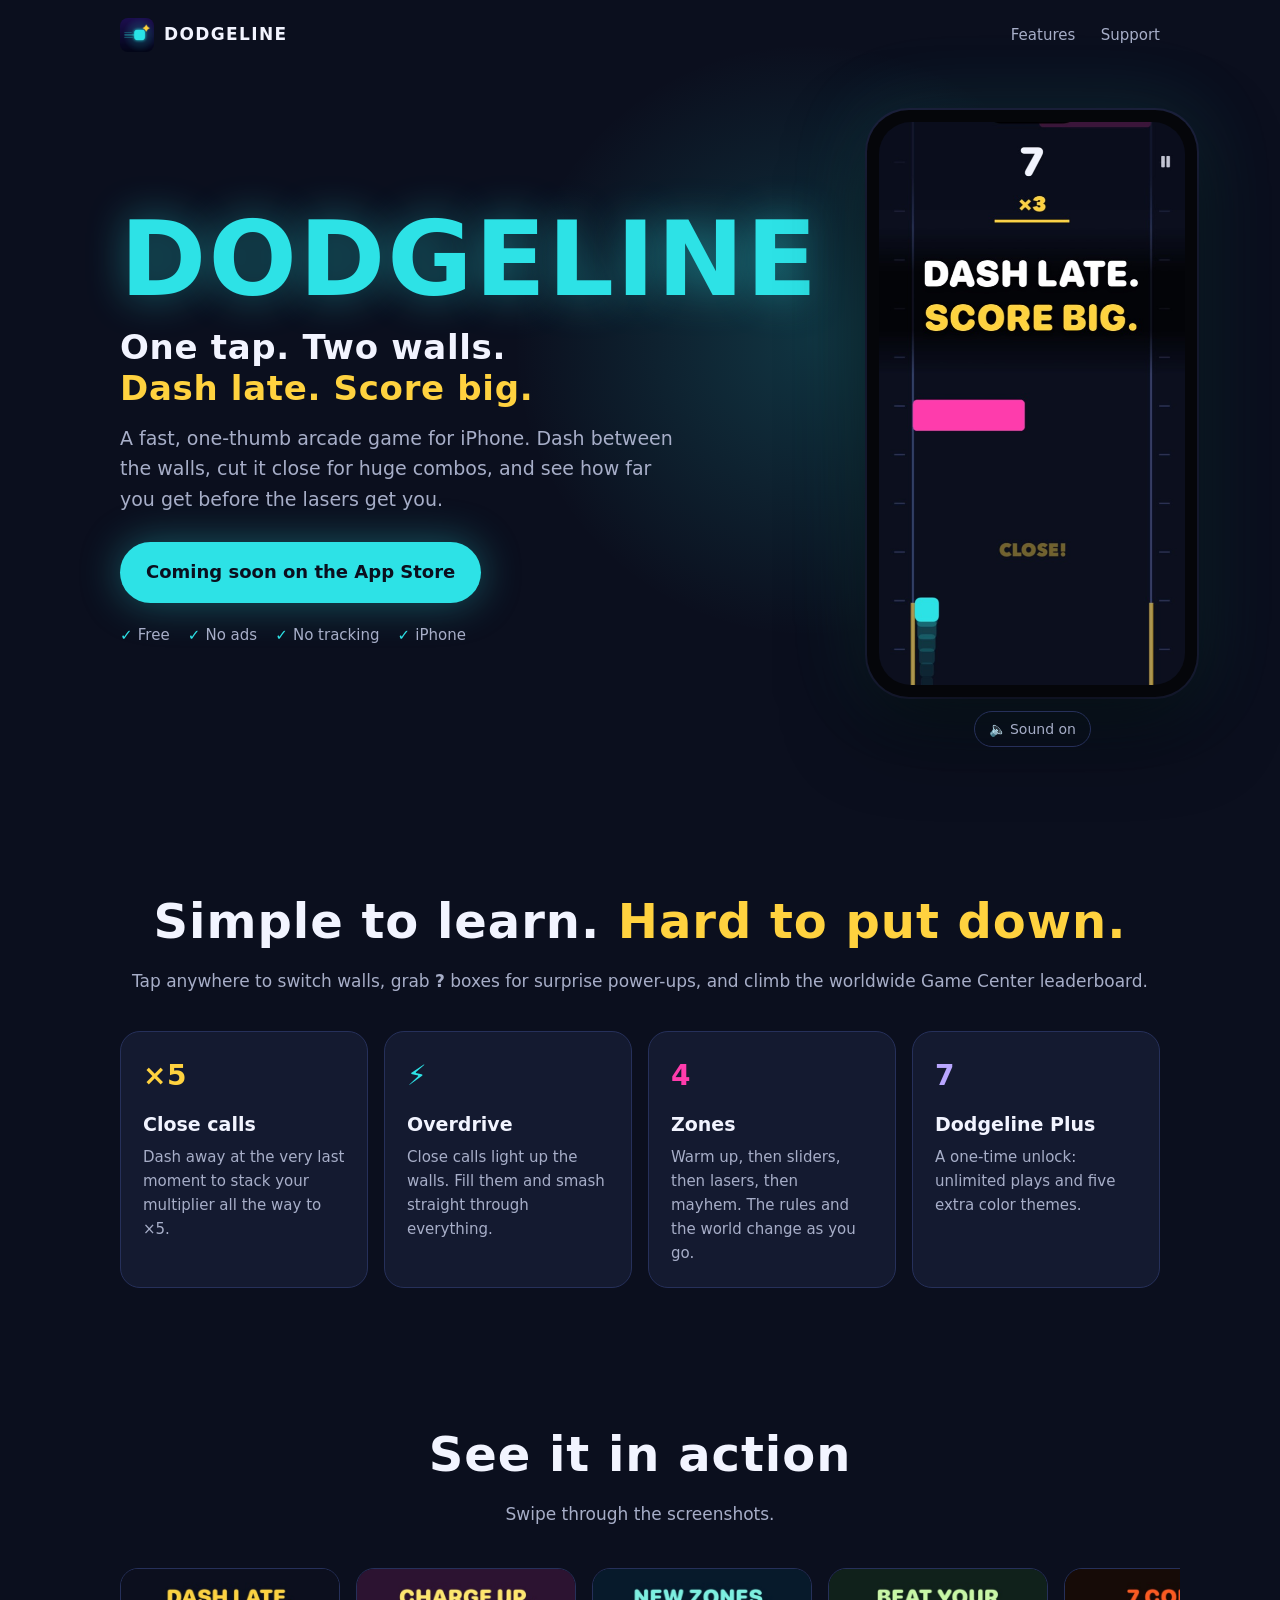
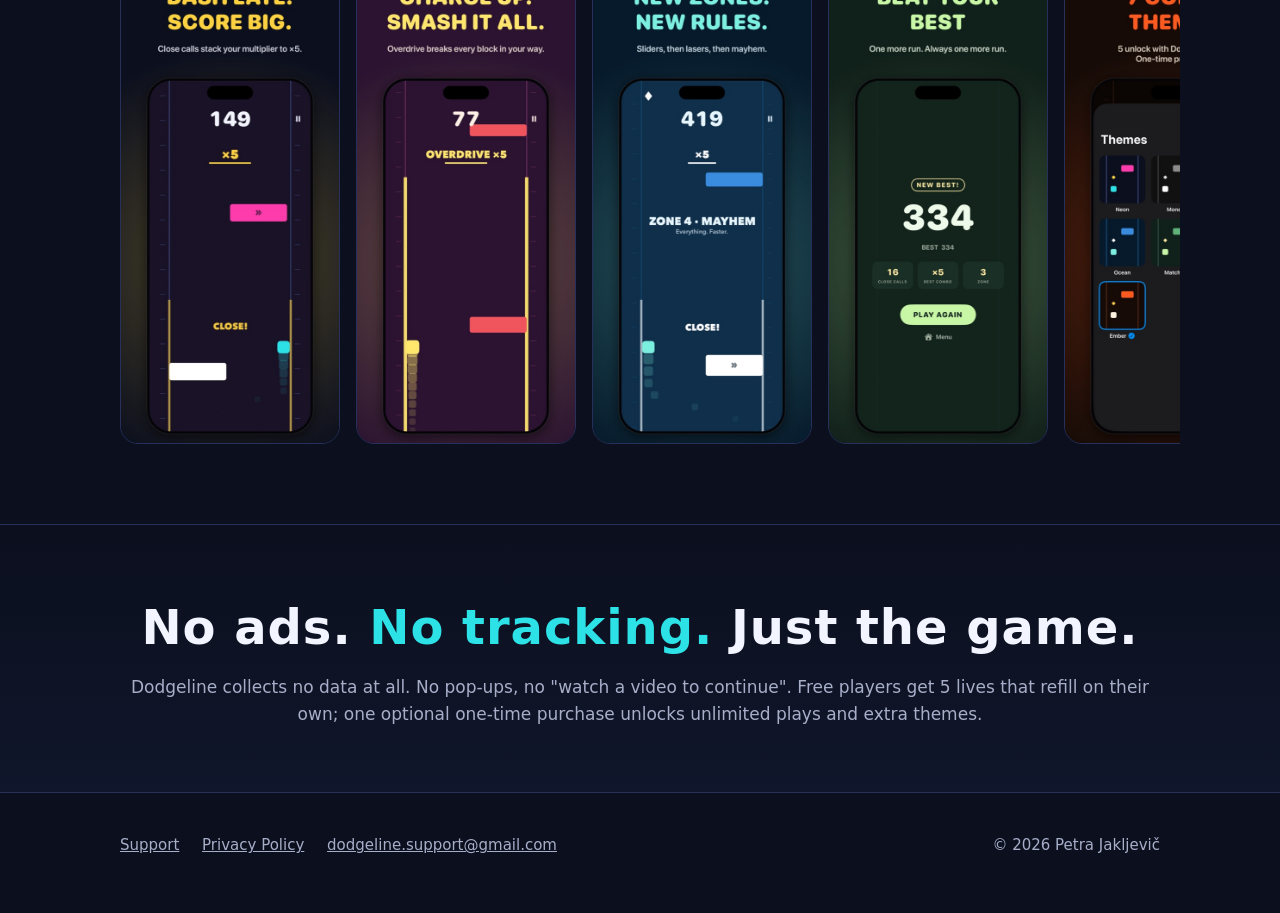
<file: index.html>
<!doctype html>
<html lang="en">
<head>
<meta charset="utf-8">
<meta name="viewport" content="width=device-width, initial-scale=1">
<title>Dodgeline – One tap. Two walls.</title>
<meta name="description" content="Dodgeline is a one-tap arcade game for iPhone. Dash between two walls, dash late for close calls, charge Overdrive and survive four zones. No ads, no tracking.">
<meta name="theme-color" content="#0b0f1e">
<link rel="icon" href="icon.png">
<link rel="apple-touch-icon" href="icon.png">
<link rel="stylesheet" href="landing.css">

<!-- Link previews (Facebook, Instagram, iMessage, X) -->
<meta property="og:type" content="website">
<meta property="og:title" content="Dodgeline – One tap. Two walls.">
<meta property="og:description" content="A one-tap arcade game for iPhone. Dash late for close calls, charge Overdrive, survive four zones. No ads, no tracking.">
<meta property="og:url" content="https://petra8795.github.io/dodgeline/">
<meta property="og:image" content="https://petra8795.github.io/dodgeline/assets/og.png">
<meta property="og:image:width" content="1200">
<meta property="og:image:height" content="630">
<meta name="twitter:card" content="summary_large_image">
</head>
<body>
<div class="wrap">
  <nav>
    <a class="brand" href="./"><img src="icon.png" alt="">DODGELINE</a>
    <div class="links">
      <a href="#features" class="hide-sm">Features</a>
      <a href="support.html">Support</a>
    </div>
  </nav>

  <header class="hero">
    <div>
      <h1 class="display">DODGELINE</h1>
      <p class="tagline display">One tap. Two walls.<br><span>Dash late. Score big.</span></p>
      <p class="lead">A fast, one-thumb arcade game for iPhone. Dash between the walls, cut it close for huge combos, and see how far you get before the lasers get you.</p>

      <!--
        APP STORE BUTTON
        Before launch it says "Coming soon". At launch, replace this <a> with Apple's official
        "Download on the App Store" badge (developer.apple.com/app-store/marketing/guidelines),
        linking to https://apps.apple.com/app/id<YOUR_APP_ID>. Apple's rules don't allow
        drawing the Apple logo yourself, so the pre-launch button is text only.
      -->
      <a class="cta soon" id="appstore" href="#" aria-disabled="true" onclick="return false">
        <span>Coming soon on the App Store</span>
      </a>
      <div class="badges"><span>Free</span><span>No ads</span><span>No tracking</span><span>iPhone</span></div>
    </div>

    <div>
      <div class="phone">
        <video id="promo" src="assets/promo.mp4" poster="assets/promo-poster.jpg" autoplay muted loop playsinline preload="metadata"
               aria-label="Dodgeline gameplay trailer"></video>
      </div>
      <button class="sound" id="sound" type="button">🔈 Sound on</button>
    </div>
  </header>
</div>

<section id="features">
  <div class="wrap">
    <h2 class="display">Simple to learn. <span style="color:var(--gold)">Hard to put down.</span></h2>
    <p class="sub">Tap anywhere to switch walls, grab <strong>?</strong> boxes for surprise power-ups, and climb the worldwide Game Center leaderboard.</p>
    <div class="features">
      <div class="feature c1"><div class="k display">×5</div><h3>Close calls</h3><p>Dash away at the very last moment to stack your multiplier all the way to ×5.</p></div>
      <div class="feature c2"><div class="k display">⚡</div><h3>Overdrive</h3><p>Close calls light up the walls. Fill them and smash straight through everything.</p></div>
      <div class="feature c3"><div class="k display">4</div><h3>Zones</h3><p>Warm up, then sliders, then lasers, then mayhem. The rules and the world change as you go.</p></div>
      <div class="feature c4"><div class="k display">7</div><h3>Dodgeline Plus</h3><p>A one-time unlock: unlimited plays and five extra color themes.</p></div>
    </div>
  </div>
</section>

<section>
  <div class="wrap">
    <h2 class="display">See it in action</h2>
    <p class="sub">Swipe through the screenshots.</p>
    <div class="shots">
      <img src="assets/shot-1-close-calls.jpg" alt="Close call with a ×5 multiplier" loading="lazy">
      <img src="assets/shot-2-overdrive.jpg" alt="Overdrive smashing through blocks" loading="lazy">
      <img src="assets/shot-3-zones.jpg" alt="Zone 4 Mayhem banner" loading="lazy">
      <img src="assets/shot-4-new-best.jpg" alt="New best score with run stats" loading="lazy">
      <img src="assets/shot-5-themes.jpg" alt="Seven color themes" loading="lazy">
      <img src="assets/shot-6-no-ads.jpg" alt="Menu with no ads" loading="lazy">
    </div>
  </div>
</section>

<section class="promise">
  <div class="wrap">
    <h2 class="display">No ads. <span>No tracking.</span> Just the game.</h2>
    <p class="sub" style="margin-bottom:0">Dodgeline collects no data at all. No pop-ups, no "watch a video to continue". Free players get 5 lives that refill on their own; one optional one-time purchase unlocks unlimited plays and extra themes.</p>
  </div>
</section>

<div class="wrap">
  <footer>
    <div class="row">
      <div>
        <a href="support.html">Support</a>
        <a href="privacy.html">Privacy Policy</a>
        <a href="mailto:dodgeline.support@gmail.com">dodgeline.support@gmail.com</a>
      </div>
      <span>© 2026 Petra Jakljevič</span>
    </div>
  </footer>
</div>

<script>
  // The trailer autoplays muted (browsers require it); this button turns sound on/off.
  const video = document.getElementById('promo');
  const btn = document.getElementById('sound');
  btn.addEventListener('click', () => {
    video.muted = !video.muted;
    if (!video.muted) { video.currentTime = 0; video.play(); }
    btn.textContent = video.muted ? '🔈 Sound on' : '🔇 Mute';
  });
  // Respect Reduce Motion: don't autoplay the trailer.
  if (window.matchMedia('(prefers-reduced-motion: reduce)').matches) {
    video.removeAttribute('autoplay');
    video.pause();
    video.controls = true;
  }
</script>
</body>
</html>
</file>
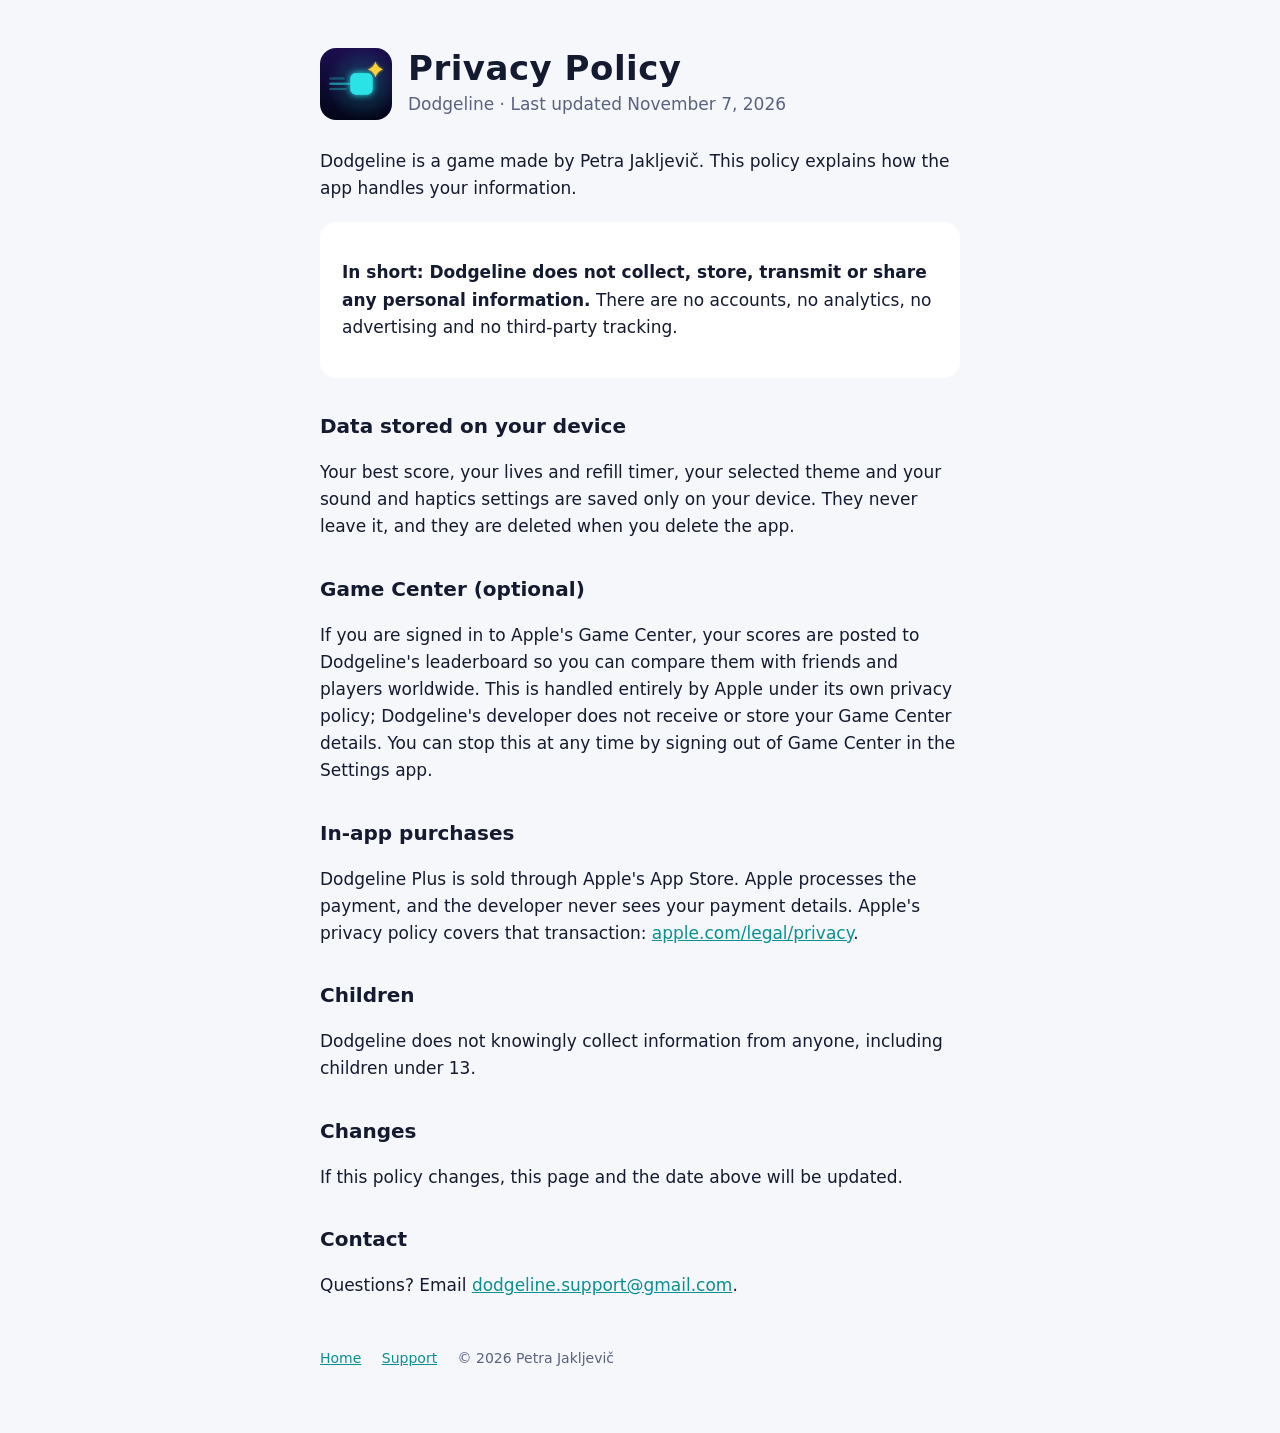
<file: privacy.html>
<!doctype html>
<html lang="en">
<head>
<meta charset="utf-8">
<meta name="viewport" content="width=device-width, initial-scale=1">
<title>Dodgeline Privacy Policy</title>
<meta name="description" content="Privacy policy for Dodgeline. Dodgeline does not collect any personal data.">
<link rel="icon" href="icon.png">
<link rel="stylesheet" href="style.css">
</head>
<body>
<main>
  <header>
    <img src="icon.png" alt="Dodgeline app icon">
    <div>
      <h1>Privacy Policy</h1>
      <p class="tag">Dodgeline · Last updated November 7, 2026</p>
    </div>
  </header>

  <p>Dodgeline is a game made by Petra Jakljevič. This policy explains how the app handles your information.</p>

  <div class="card">
    <p><strong>In short: Dodgeline does not collect, store, transmit or share any personal information.</strong> There are no accounts, no analytics, no advertising and no third-party tracking.</p>
  </div>

  <h2>Data stored on your device</h2>
  <p>Your best score, your lives and refill timer, your selected theme and your sound and haptics settings are saved only on your device. They never leave it, and they are deleted when you delete the app.</p>

  <h2>Game Center (optional)</h2>
  <p>If you are signed in to Apple's Game Center, your scores are posted to Dodgeline's leaderboard so you can compare them with friends and players worldwide. This is handled entirely by Apple under its own privacy policy; Dodgeline's developer does not receive or store your Game Center details. You can stop this at any time by signing out of Game Center in the Settings app.</p>

  <h2>In-app purchases</h2>
  <p>Dodgeline Plus is sold through Apple's App Store. Apple processes the payment, and the developer never sees your payment details. Apple's privacy policy covers that transaction: <a href="https://www.apple.com/legal/privacy/">apple.com/legal/privacy</a>.</p>

  <h2>Children</h2>
  <p>Dodgeline does not knowingly collect information from anyone, including children under 13.</p>

  <h2>Changes</h2>
  <p>If this policy changes, this page and the date above will be updated.</p>

  <h2>Contact</h2>
  <p>Questions? Email <a href="mailto:dodgeline.support@gmail.com">dodgeline.support@gmail.com</a>.</p>

  <footer>
    <a href="./">Home</a>
    <a href="support.html">Support</a>
    <span>© 2026 Petra Jakljevič</span>
  </footer>
</main>
</body>
</html>
</file>
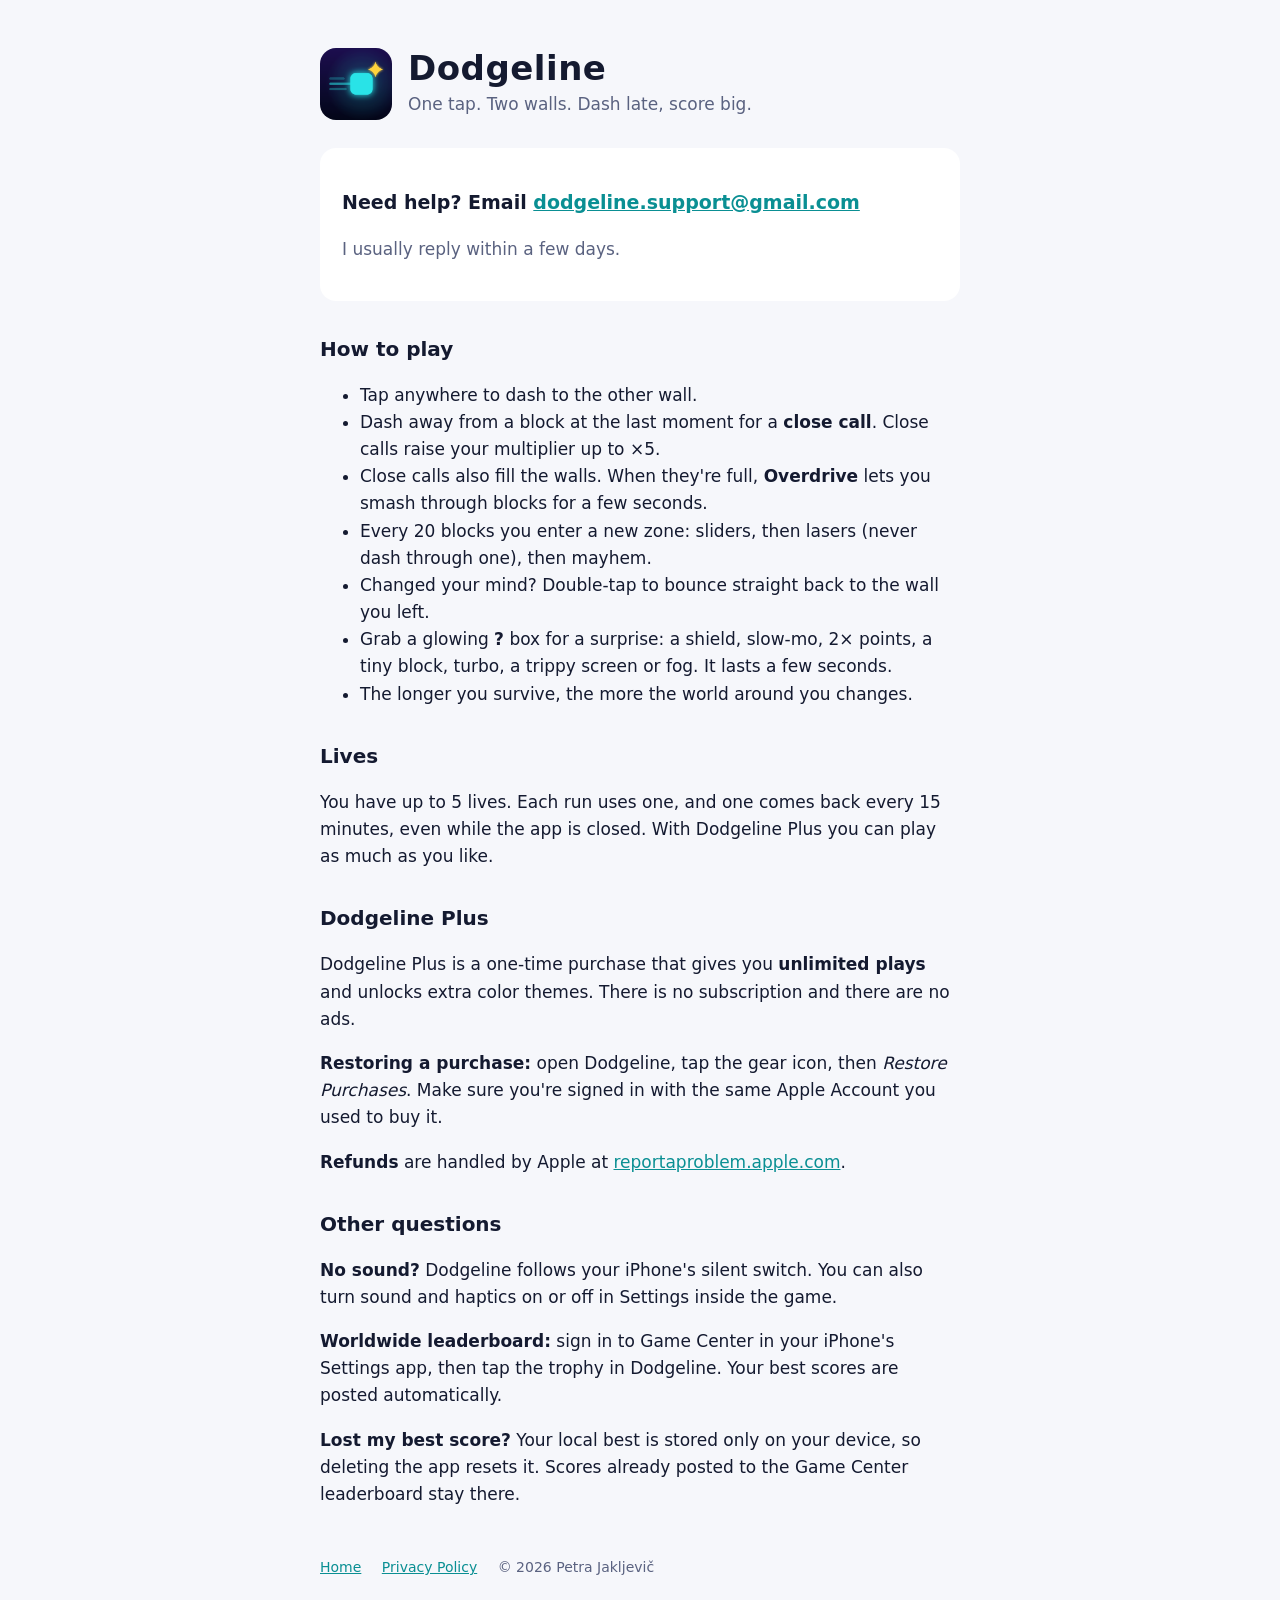
<file: support.html>
<!doctype html>
<html lang="en">
<head>
<meta charset="utf-8">
<meta name="viewport" content="width=device-width, initial-scale=1">
<title>Dodgeline Support</title>
<meta name="description" content="Help and contact for Dodgeline, a one-tap arcade game for iPhone.">
<link rel="icon" href="icon.png">
<link rel="stylesheet" href="style.css">
</head>
<body>
<main>
  <header>
    <img src="icon.png" alt="Dodgeline app icon">
    <div>
      <h1>Dodgeline</h1>
      <p class="tag">One tap. Two walls. Dash late, score big.</p>
    </div>
  </header>

  <div class="card">
    <p class="contact">Need help? Email <a href="mailto:dodgeline.support@gmail.com">dodgeline.support@gmail.com</a></p>
    <p class="muted">I usually reply within a few days.</p>
  </div>

  <h2>How to play</h2>
  <ul>
    <li>Tap anywhere to dash to the other wall.</li>
    <li>Dash away from a block at the last moment for a <strong>close call</strong>. Close calls raise your multiplier up to ×5.</li>
    <li>Close calls also fill the walls. When they're full, <strong>Overdrive</strong> lets you smash through blocks for a few seconds.</li>
    <li>Every 20 blocks you enter a new zone: sliders, then lasers (never dash through one), then mayhem.</li>
    <li>Changed your mind? Double-tap to bounce straight back to the wall you left.</li>
    <li>Grab a glowing <strong>?</strong> box for a surprise: a shield, slow-mo, 2× points, a tiny block, turbo, a trippy screen or fog. It lasts a few seconds.</li>
    <li>The longer you survive, the more the world around you changes.</li>
  </ul>

  <h2>Lives</h2>
  <p>You have up to 5 lives. Each run uses one, and one comes back every 15 minutes, even while the app is closed. With Dodgeline Plus you can play as much as you like.</p>

  <h2>Dodgeline Plus</h2>
  <p>Dodgeline Plus is a one-time purchase that gives you <strong>unlimited plays</strong> and unlocks extra color themes. There is no subscription and there are no ads.</p>
  <p><strong>Restoring a purchase:</strong> open Dodgeline, tap the gear icon, then <em>Restore Purchases</em>. Make sure you're signed in with the same Apple Account you used to buy it.</p>
  <p><strong>Refunds</strong> are handled by Apple at <a href="https://reportaproblem.apple.com">reportaproblem.apple.com</a>.</p>

  <h2>Other questions</h2>
  <p><strong>No sound?</strong> Dodgeline follows your iPhone's silent switch. You can also turn sound and haptics on or off in Settings inside the game.</p>
  <p><strong>Worldwide leaderboard:</strong> sign in to Game Center in your iPhone's Settings app, then tap the trophy in Dodgeline. Your best scores are posted automatically.</p>
  <p><strong>Lost my best score?</strong> Your local best is stored only on your device, so deleting the app resets it. Scores already posted to the Game Center leaderboard stay there.</p>

  <footer>
    <a href="./">Home</a>
    <a href="privacy.html">Privacy Policy</a>
    <span>© 2026 Petra Jakljevič</span>
  </footer>
</main>
</body>
</html>
</file>
<file: landing.css>
:root {
  --bg: #0b0f1e;
  --bg2: #10162b;
  --card: #141a30;
  --line: #26305a;
  --text: #f2f4ff;
  --muted: #a7aec8;
  --cyan: #2de2e6;
  --pink: #ff3cac;
  --gold: #ffd23f;
}
* { box-sizing: border-box; }
html { scroll-behavior: smooth; }
body {
  margin: 0;
  background: var(--bg);
  color: var(--text);
  font: 17px/1.6 -apple-system, BlinkMacSystemFont, "SF Pro Text", system-ui, sans-serif;
  -webkit-font-smoothing: antialiased;
  overflow-x: hidden;
}
a { color: var(--cyan); }
.wrap { max-width: 1080px; margin: 0 auto; padding: 0 20px; }
.display { font-family: ui-rounded, "SF Pro Rounded", -apple-system, system-ui, sans-serif; font-weight: 900; letter-spacing: 0.02em; }

/* Nav */
nav { display: flex; align-items: center; justify-content: space-between; padding: 18px 0; }
nav .brand { display: flex; align-items: center; gap: 10px; color: var(--text); text-decoration: none; font-weight: 800; letter-spacing: 0.08em; }
nav .brand img { width: 34px; height: 34px; border-radius: 8px; }
nav .links a { color: var(--muted); text-decoration: none; margin-left: 20px; font-size: 15px; }
nav .links a:hover { color: var(--text); }

/* Hero */
.hero {
  position: relative;
  display: grid;
  grid-template-columns: 1.1fr 0.9fr;
  gap: 48px;
  align-items: center;
  padding: 40px 0 72px;
}
.hero::before {
  content: "";
  position: absolute;
  inset: -80px 0 auto auto;
  width: min(700px, 100vw); height: 700px;
  background: radial-gradient(circle, rgba(45, 226, 230, 0.18), transparent 60%);
  pointer-events: none;
  z-index: -1;
}
.hero h1 { font-size: clamp(56px, 9vw, 104px); line-height: 0.95; margin: 0; color: var(--cyan); text-shadow: 0 0 40px rgba(45, 226, 230, 0.45); }
.hero .tagline { font-size: clamp(24px, 3.4vw, 34px); font-weight: 800; margin: 18px 0 6px; line-height: 1.2; }
.hero .tagline span { color: var(--gold); }
.hero p.lead { color: var(--muted); font-size: 19px; max-width: 30em; margin: 14px 0 28px; }

.cta {
  display: inline-flex; align-items: center; gap: 12px;
  padding: 16px 26px; border-radius: 999px;
  background: var(--cyan); color: var(--bg);
  font-weight: 800; font-size: 18px; text-decoration: none;
  box-shadow: 0 0 40px rgba(45, 226, 230, 0.35);
  transition: transform 0.15s ease;
}
.cta:hover { transform: translateY(-2px); }
.cta.soon { cursor: default; }
.cta.soon:hover { transform: none; }
.cta svg { width: 22px; height: 22px; }
.badges { display: flex; flex-wrap: wrap; gap: 10px 18px; margin-top: 20px; color: var(--muted); font-size: 15px; }
.badges span::before { content: "✓ "; color: var(--cyan); font-weight: 800; }

/* Phone with the promo video */
.phone {
  justify-self: center;
  width: min(330px, 80vw);
  aspect-ratio: 9 / 16;
  border-radius: 42px;
  padding: 12px;
  background: #05060a;
  box-shadow: 0 30px 80px rgba(0, 0, 0, 0.6), 0 0 0 2px #1d2340, 0 0 80px rgba(45, 226, 230, 0.15);
}
.phone video { width: 100%; height: 100%; object-fit: cover; border-radius: 32px; display: block; background: var(--bg); }
.sound {
  display: block; margin: 14px auto 0; background: none; border: 1px solid var(--line);
  color: var(--muted); border-radius: 999px; padding: 6px 14px; font: inherit; font-size: 14px; cursor: pointer;
}
.sound:hover { color: var(--text); }

/* Features */
section { padding: 64px 0; }
section h2 { font-size: clamp(32px, 5vw, 48px); margin: 0 0 8px; text-align: center; }
section .sub { text-align: center; color: var(--muted); margin: 0 0 36px; }
.features { display: grid; grid-template-columns: repeat(4, 1fr); gap: 16px; }
.feature { background: var(--card); border: 1px solid var(--line); border-radius: 20px; padding: 22px; }
.feature .k { font-size: 28px; }
.feature h3 { margin: 10px 0 6px; font-size: 19px; }
.feature p { margin: 0; color: var(--muted); font-size: 15px; }
.feature.c1 .k { color: var(--gold); } .feature.c2 .k { color: var(--cyan); }
.feature.c3 .k { color: var(--pink); } .feature.c4 .k { color: #b9a6ff; }

/* Screenshots */
.shots {
  display: flex; gap: 16px; overflow-x: auto; scroll-snap-type: x mandatory;
  padding: 4px 20px 16px; margin: 0 -20px;
  scrollbar-width: thin;
}
.shots img {
  flex: 0 0 auto; width: 220px; height: auto; border-radius: 18px; scroll-snap-align: center;
  border: 1px solid var(--line);
}

/* Promise band */
.promise { text-align: center; background: linear-gradient(180deg, var(--bg), var(--bg2)); border-top: 1px solid var(--line); border-bottom: 1px solid var(--line); }
.promise h2 { color: var(--text); }
.promise h2 span { color: var(--cyan); }

/* Footer */
footer { padding: 40px 0 56px; color: var(--muted); font-size: 15px; }
footer .row { display: flex; flex-wrap: wrap; gap: 12px 24px; justify-content: space-between; align-items: center; }
footer a { color: var(--muted); margin-right: 18px; }
footer a:hover { color: var(--text); }

@media (max-width: 860px) {
  .hero { grid-template-columns: 1fr; text-align: center; padding-top: 16px; gap: 36px; }
  .hero p.lead { margin-left: auto; margin-right: auto; }
  .badges { justify-content: center; }
  .features { grid-template-columns: 1fr 1fr; }
  nav .links a.hide-sm { display: none; }
}
@media (max-width: 520px) {
  .features { grid-template-columns: 1fr; }
  .shots img { width: 180px; }
  nav .links a { margin-left: 14px; }
}
@media (prefers-reduced-motion: reduce) {
  html { scroll-behavior: auto; }
  .cta { transition: none; }
}
</file>
<file: style.css>
:root {
  --bg: #0b0f1e;
  --card: #141a30;
  --text: #f2f4ff;
  --muted: #a7aec8;
  --accent: #2de2e6;
  --pink: #ff3cac;
}
@media (prefers-color-scheme: light) {
  :root {
    --bg: #f6f7fb;
    --card: #ffffff;
    --text: #141a30;
    --muted: #5a6280;
    --accent: #0a8f93;
    --pink: #d61f88;
  }
}
* { box-sizing: border-box; }
body {
  margin: 0;
  background: var(--bg);
  color: var(--text);
  font: 17px/1.6 -apple-system, BlinkMacSystemFont, "SF Pro Text", system-ui, sans-serif;
}
main { max-width: 680px; margin: 0 auto; padding: 48px 20px 64px; }
header { display: flex; align-items: center; gap: 16px; margin-bottom: 28px; }
header img { width: 72px; height: 72px; border-radius: 16px; }
h1 { font: 800 34px/1.1 ui-rounded, -apple-system, system-ui, sans-serif; margin: 0; letter-spacing: 0.5px; }
.tag { color: var(--muted); margin: 4px 0 0; }
h2 { font-size: 20px; margin: 32px 0 8px; }
p, li { color: var(--text); }
.muted { color: var(--muted); }
a { color: var(--accent); }
.card { background: var(--card); border-radius: 16px; padding: 20px 22px; margin: 20px 0; }
.contact { font-size: 19px; font-weight: 600; }
footer { margin-top: 48px; color: var(--muted); font-size: 14px; }
footer a { margin-right: 16px; }
</file>
